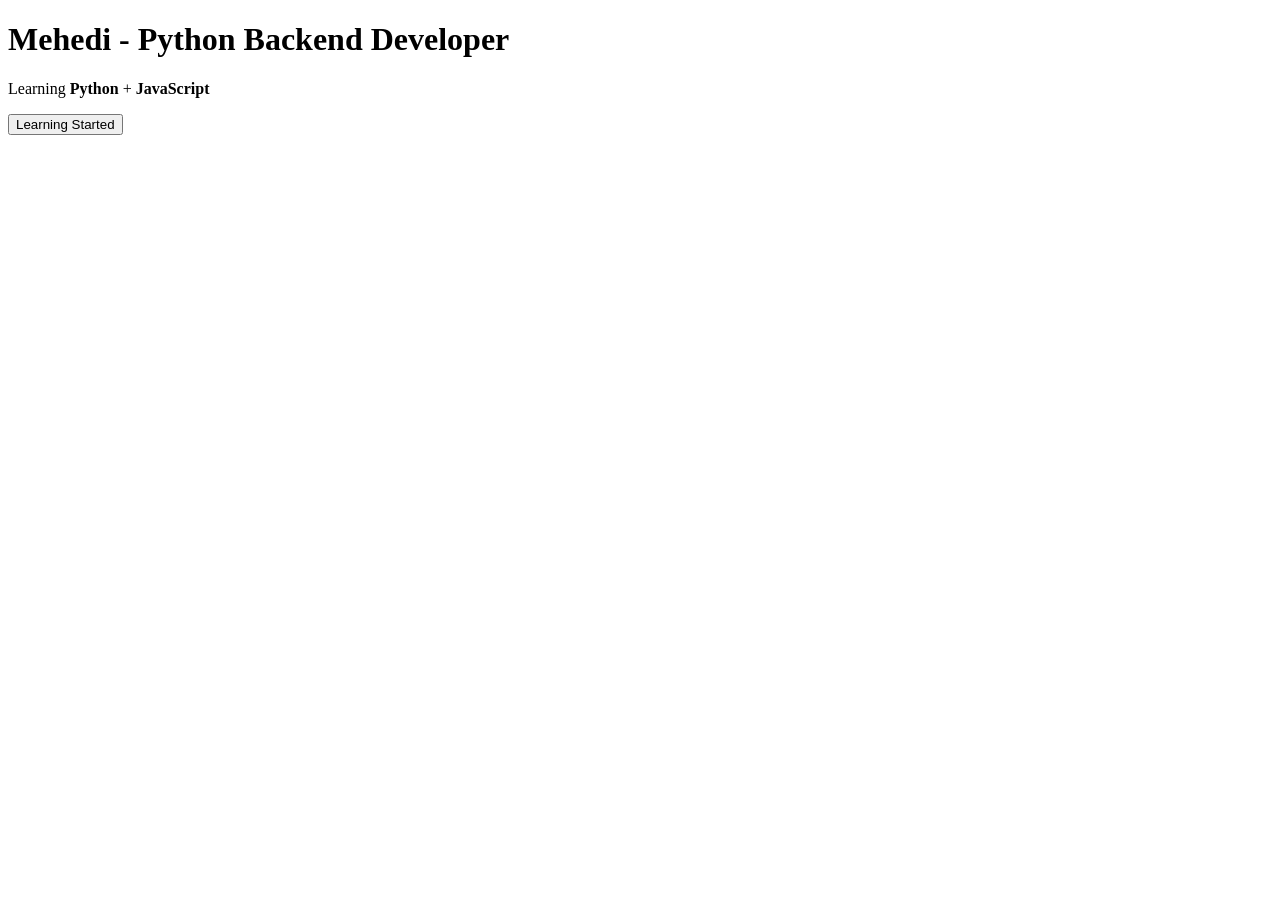
<file: lesson-15/index.html>
<!DOCTYPE html>
<html lang="en">
<head>
    <meta charset="UTF-8">
    <meta name="viewport" content="width=device-width, initial-scale=1.0">
    <title>JavaScript Lesson 15</title>
</head>
<body>

    <h1 id="title">Hello JavaScript</h1>

    <p id="message">
        I am learning JavaScript DOM.
    </p>

    <button id="button">
        Click Me
    </button>

    <script src="script.js"></script>
</body>
</html>
</file>
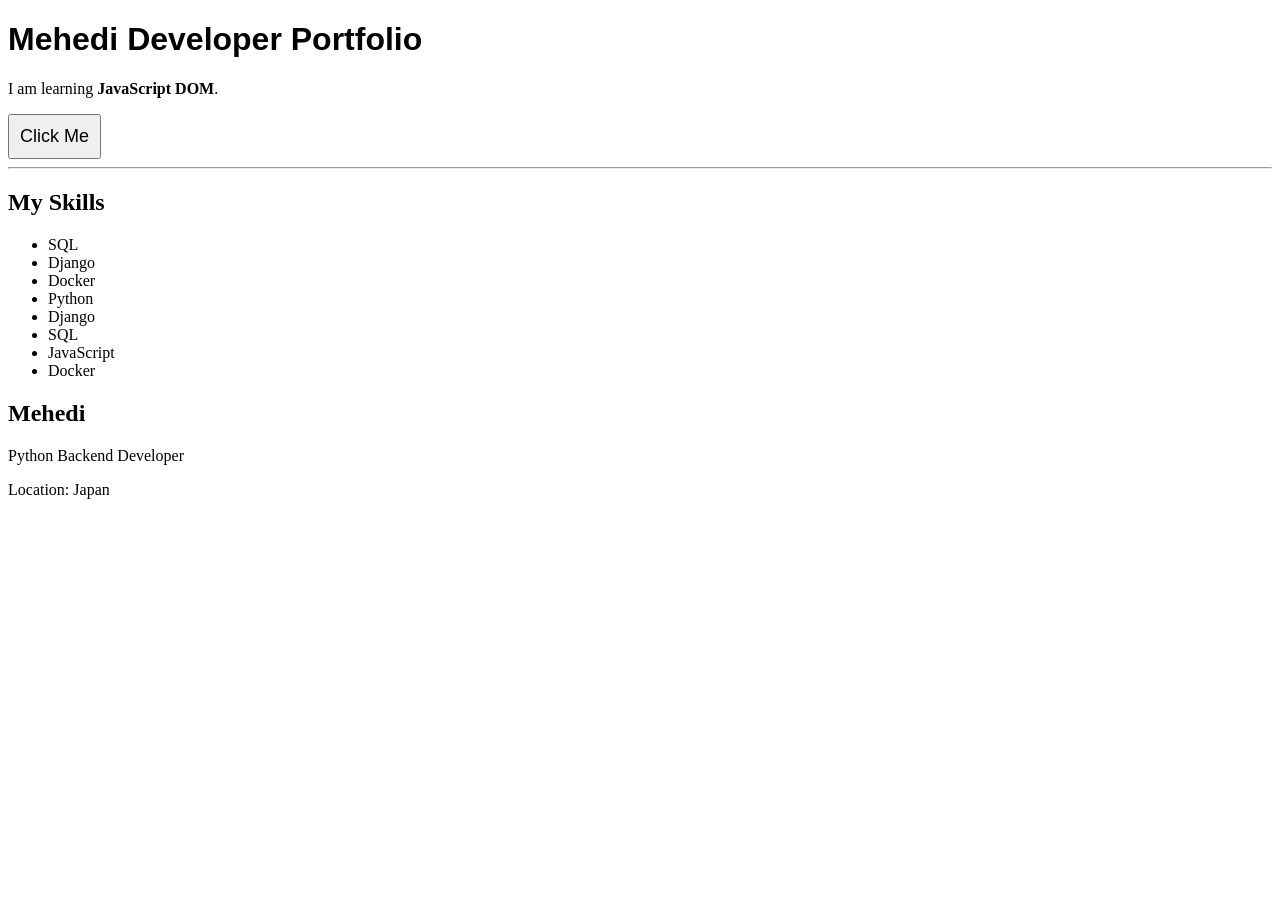
<file: lesson-16/index.html>
<!DOCTYPE html>
<html lang="en">
<head>
    <meta charset="UTF-8">
    <meta name="viewport" content="width=device-width, initial-scale=1.0">
    <title>JavaScript Lesson 16</title>
</head>

<body>

    <h1 id="title">JavaScript DOM</h1>

    <p id="message">
        I am learning DOM manipulation.
    </p>

    <button id="button">Click Me</button>

    <hr>

    <h2>My Skills</h2>

    <ul id="skillList">
        <li>Python</li>
        <li>SQL</li>
    </ul>

    <script src="script.js"></script>

</body>
</html>
</file>
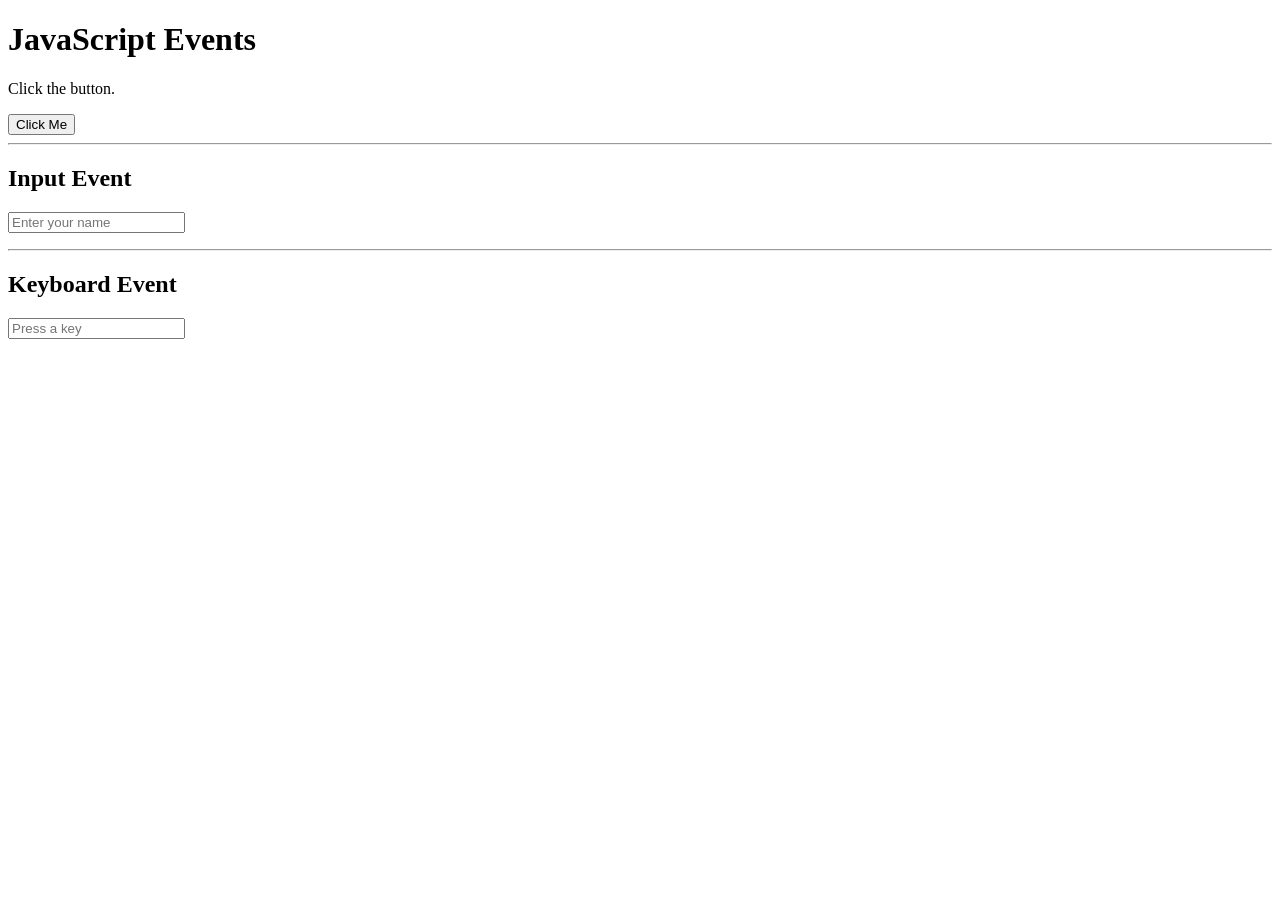
<file: lesson-17/index.html>
<!DOCTYPE html>
<html lang="en">
<head>
    <meta charset="UTF-8">
    <meta name="viewport" content="width=device-width, initial-scale=1.0">
    <title>JavaScript Lesson 17</title>
</head>

<body>

    <h1 id="title">JavaScript Events</h1>

    <p id="message">
        Click the button.
    </p>

    <button id="button">
        Click Me
    </button>

    <hr>

    <h2>Input Event</h2>

    <input
        type="text"
        id="nameInput"
        placeholder="Enter your name"
    >

    <p id="nameOutput"></p>

    <hr>

    <h2>Keyboard Event</h2>

    <input
        type="text"
        id="keyboardInput"
        placeholder="Press a key"
    >

    <p id="keyOutput"></p>

    <script src="script.js"></script>

</body>
</html>
</file>
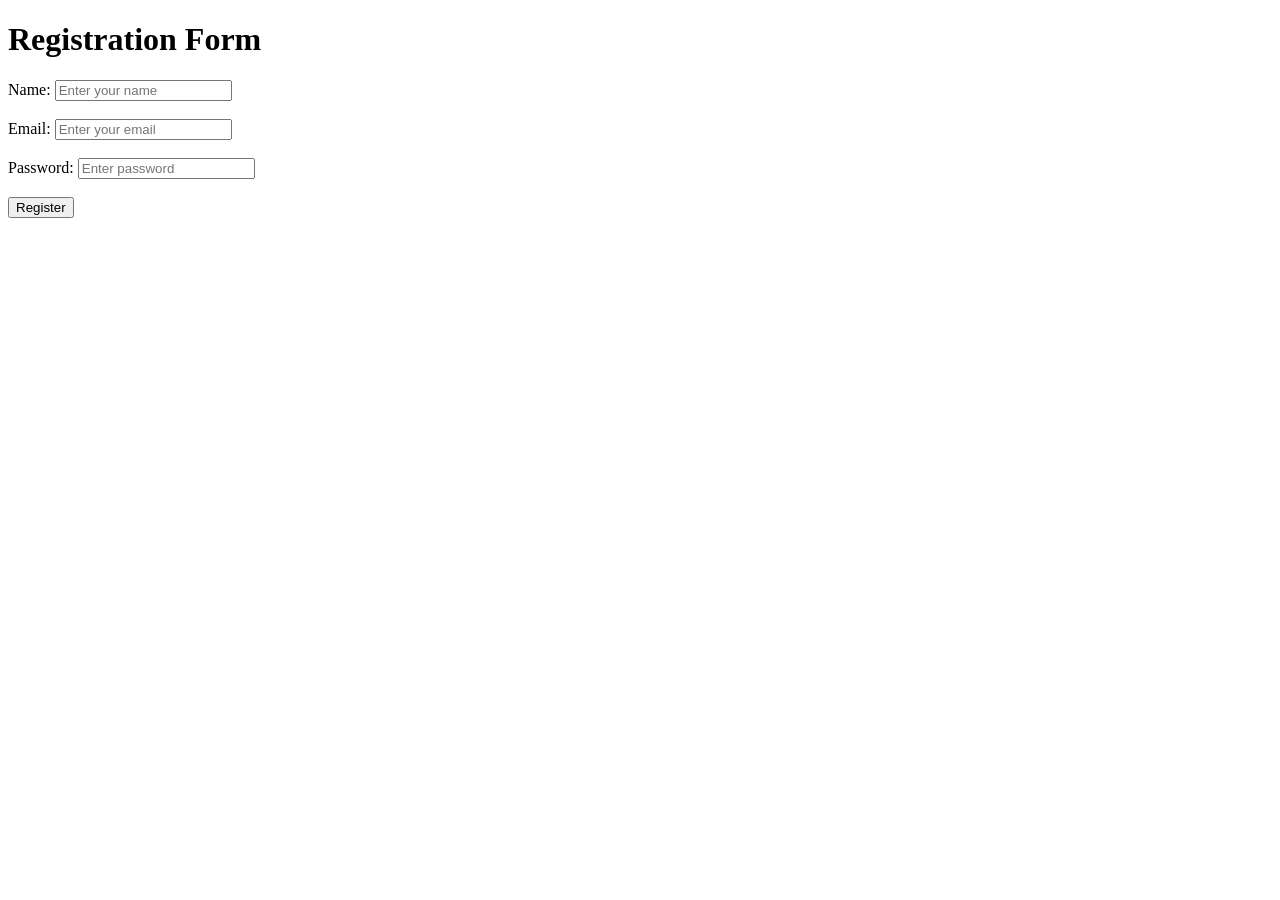
<file: lesson-18/index.html>
<!DOCTYPE html>
<html lang="en">
<head>
    <meta charset="UTF-8">
    <meta name="viewport" content="width=device-width, initial-scale=1.0">
    <title>JavaScript Lesson 18</title>
</head>
<body>

    <h1>Registration Form</h1>

    <form id="registrationForm">

        <label for="name">Name:</label>
        <input
            type="text"
            id="name"
            placeholder="Enter your name"
        >

        <br><br>

        <label for="email">Email:</label>
        <input
            type="email"
            id="email"
            placeholder="Enter your email"
        >

        <br><br>

        <label for="password">Password:</label>
        <input
            type="password"
            id="password"
            placeholder="Enter password"
        >

        <br><br>

        <button type="submit">Register</button>

    </form>

    <p id="message"></p>

    <script src="script.js"></script>

</body>
</html>
</file>
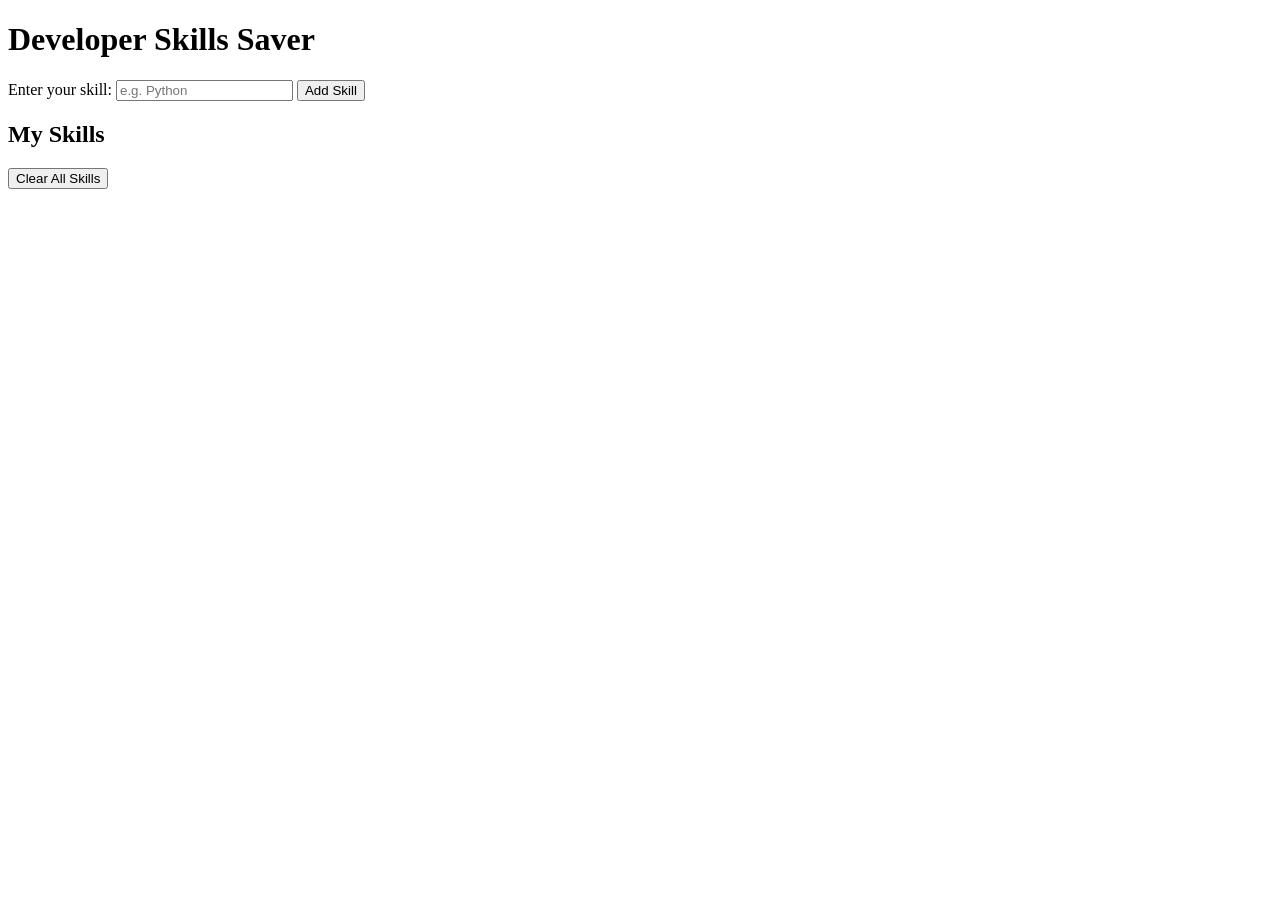
<file: lesson-19/index.html>
<!DOCTYPE html>
<html lang="en">
<head>
    <meta charset="UTF-8">
    <meta name="viewport" content="width=device-width, initial-scale=1.0">
    <title>JavaScript Lesson 19</title>
</head>
<body>

    <h1>Developer Skills Saver</h1>

    <form id="skillForm">
        <label for="skillInput">Enter your skill:</label>

        <input
            type="text"
            id="skillInput"
            placeholder="e.g. Python"
        >

        <button type="submit">Add Skill</button>
    </form>

    <h2>My Skills</h2>

    <ul id="skillList"></ul>

    <p id="message"></p>

    <button id="clearButton" type="button">
        Clear All Skills
    </button>

    <script src="script.js"></script>

</body>
</html>
</file>
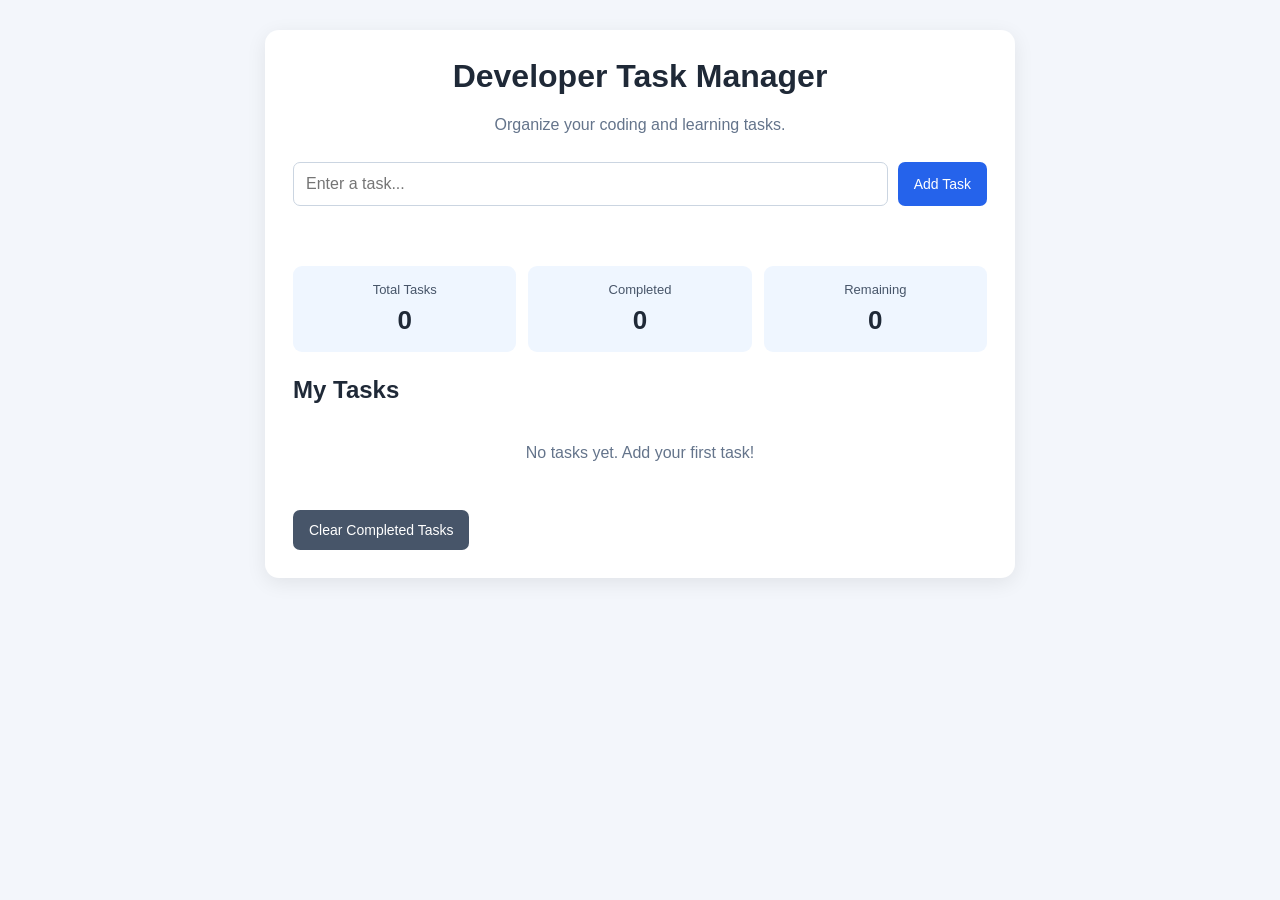
<file: lesson-20/index.html>
<!DOCTYPE html>
<html lang="en">
<head>
    <meta charset="UTF-8">
    <meta name="viewport" content="width=device-width, initial-scale=1.0">

    <title>Developer Task Manager</title>

    <link rel="stylesheet" href="style.css">
</head>
<body>

    <main class="container">
        <h1>Developer Task Manager</h1>

        <p class="subtitle">
            Organize your coding and learning tasks.
        </p>

        <form id="taskForm">
            <input
                type="text"
                id="taskInput"
                placeholder="Enter a task..."
                autocomplete="off"
            >

            <button type="submit">Add Task</button>
        </form>

        <p id="message" role="status"></p>

        <section class="stats">
            <div class="stat-card">
                <span>Total Tasks</span>
                <strong id="totalTasks">0</strong>
            </div>

            <div class="stat-card">
                <span>Completed</span>
                <strong id="completedTasks">0</strong>
            </div>

            <div class="stat-card">
                <span>Remaining</span>
                <strong id="remainingTasks">0</strong>
            </div>
        </section>

        <h2>My Tasks</h2>

        <ul id="taskList"></ul>

        <button id="clearCompleted" type="button" class="secondary">
            Clear Completed Tasks
        </button>
    </main>

    <script src="script.js"></script>
</body>
</html>
</file>
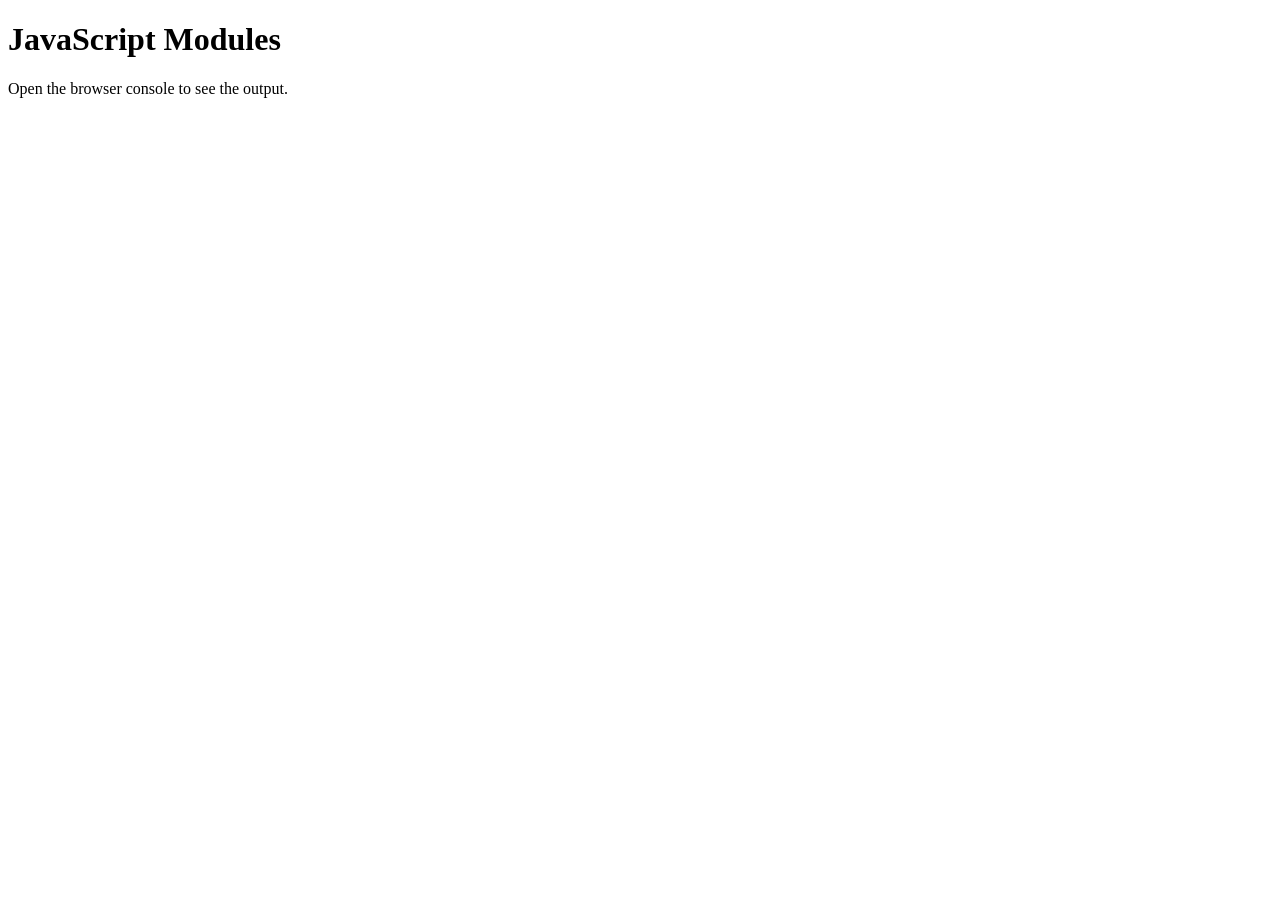
<file: lesson-24/index.html>
<!DOCTYPE html>
<html lang="en">
<head>
    <meta charset="UTF-8">
    <meta name="viewport" content="width=device-width, initial-scale=1.0">
    <title>JavaScript Lesson 24 - Modules</title>
</head>
<body>
    <h1>JavaScript Modules</h1>
    <p>Open the browser console to see the output.</p>

    <script type="module" src="script.js"></script>
</body>
</html>
</file>
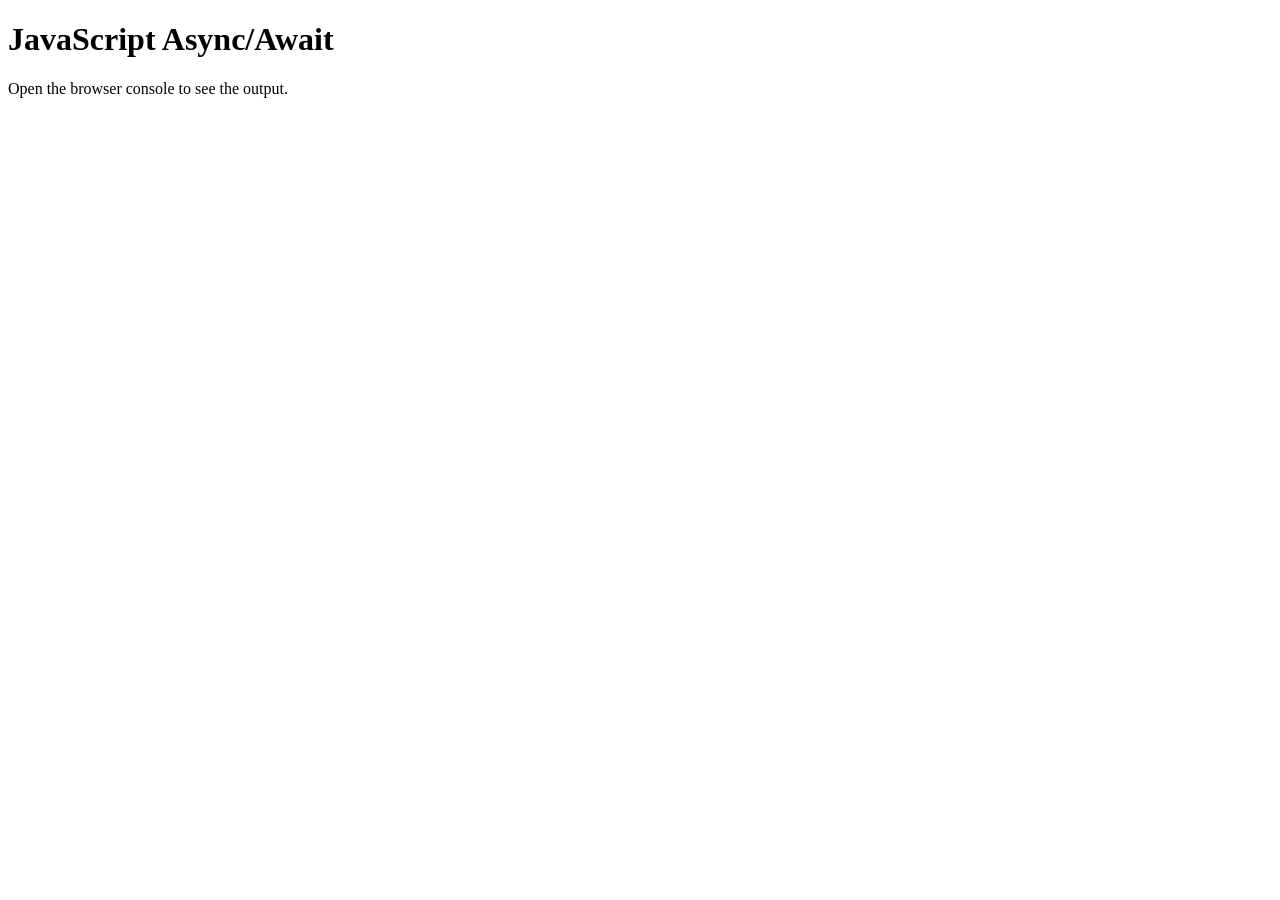
<file: lesson-26/index.html>
<!DOCTYPE html>
<html lang="en">
<head>
    <meta charset="UTF-8">
    <meta name="viewport" content="width=device-width, initial-scale=1.0">
    <title>JavaScript Lesson 26 - Async Await</title>
</head>
<body>
    <h1>JavaScript Async/Await</h1>
    <p>Open the browser console to see the output.</p>

    <script src="script.js"></script>
</body>
</html>
</file>
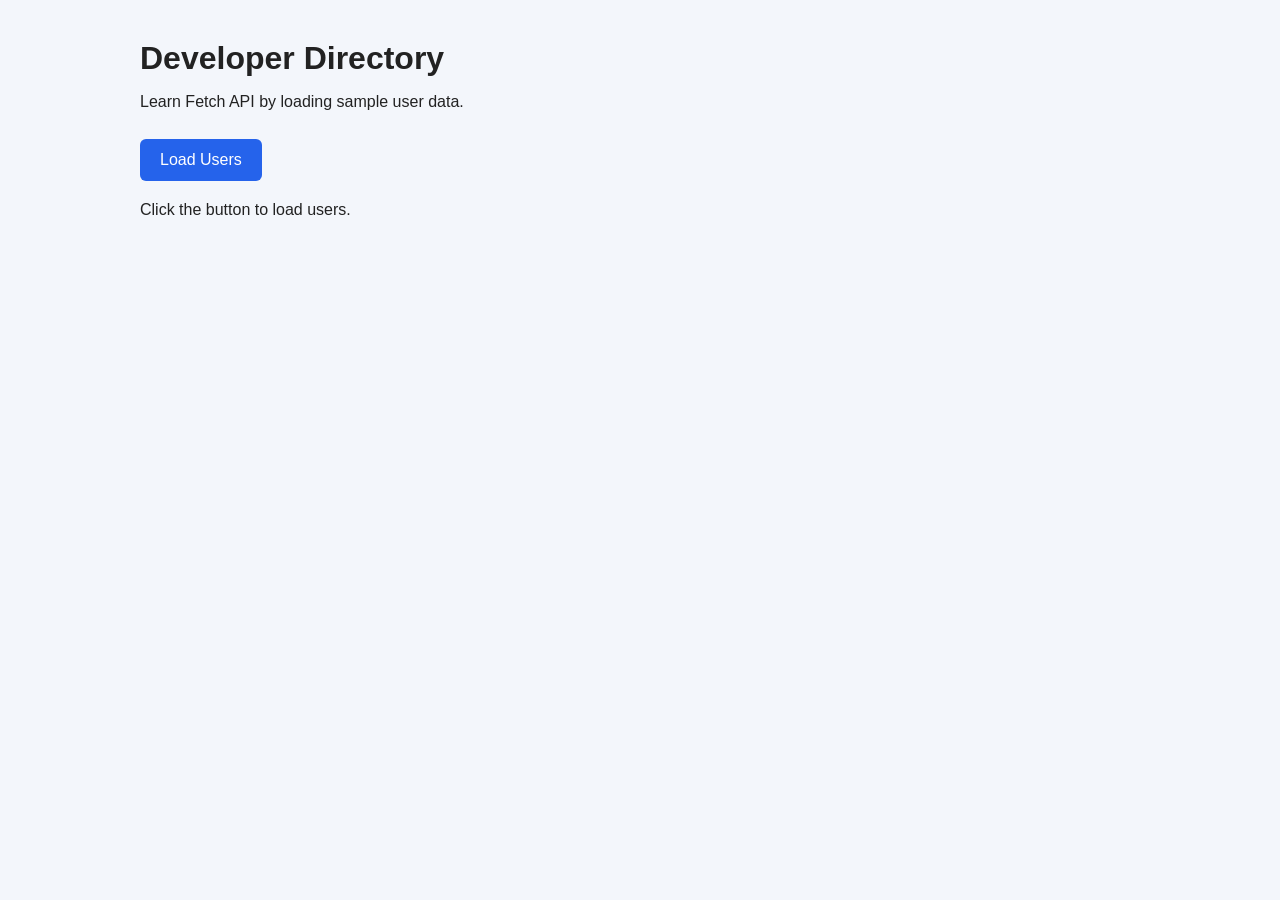
<file: lesson-27/index.html>
<!DOCTYPE html>
<html lang="en">
<head>
    <meta charset="UTF-8">
    <meta name="viewport" content="width=device-width, initial-scale=1.0">

    <title>JavaScript Lesson 27 - Fetch API</title>

    <link rel="stylesheet" href="style.css">
    <script src="script.js" defer></script>
</head>
<body>

    <main class="container">
        <h1>Developer Directory</h1>
        <p>Learn Fetch API by loading sample user data.</p>

        <button id="loadButton">Load Users</button>

        <p id="status" role="status">Click the button to load users.</p>

        <section id="userList" class="user-list"></section>
    </main>

</body>
</html>
</file>
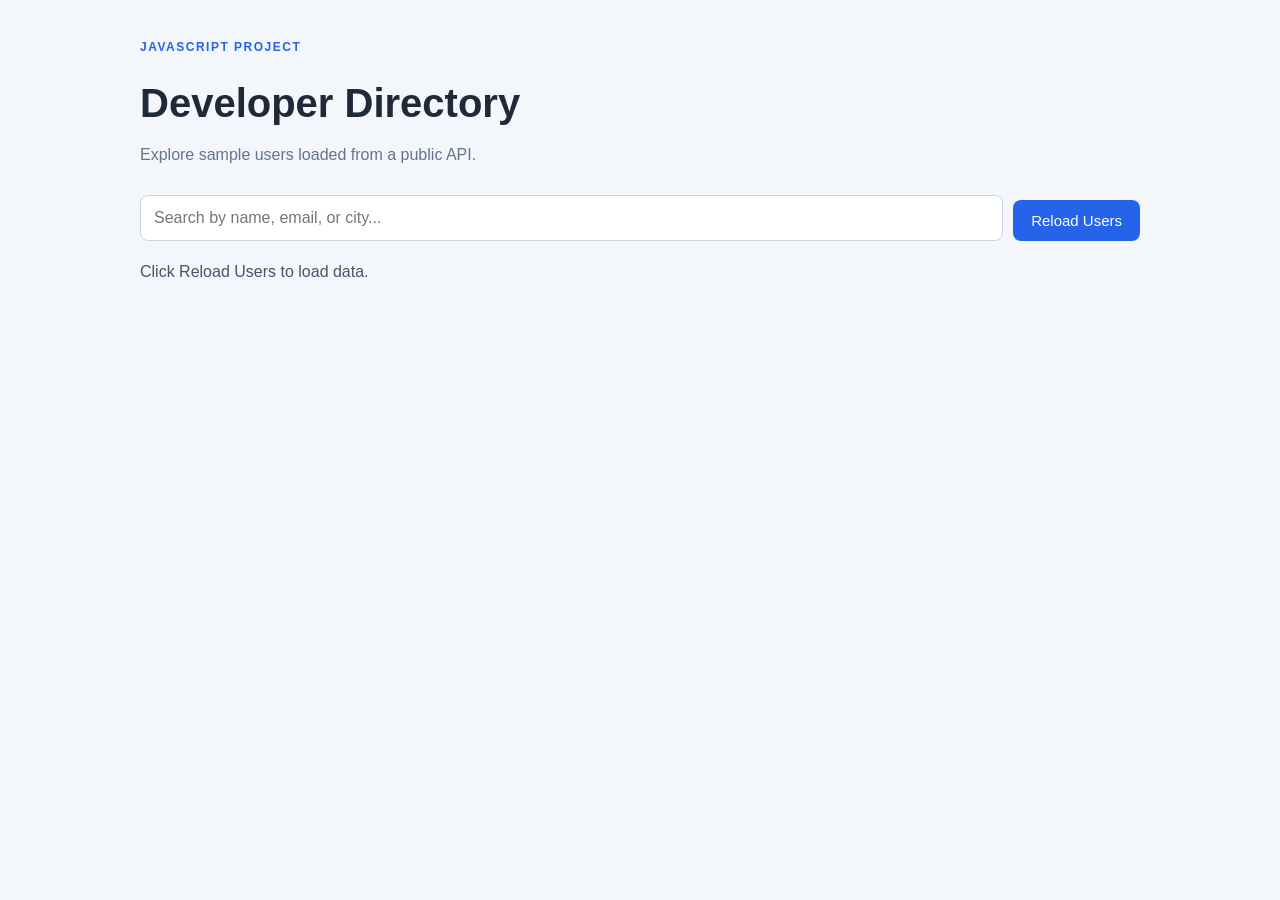
<file: lesson-28/index.html>
<!DOCTYPE html>
<html lang="en">
<head>
    <meta charset="UTF-8">
    <meta name="viewport" content="width=device-width, initial-scale=1.0">
    <title>Developer Directory | Day 28</title>
    <link rel="stylesheet" href="style.css">
    <script src="script.js" defer></script>
</head>
<body>
    <main class="container">
        <header>
            <p class="eyebrow">JAVASCRIPT PROJECT </p>
            <h1>Developer Directory</h1>
            <p class="subtitle">
                Explore sample users loaded from a public API.
            </p>
        </header>

        <section class="controls">
            <label for="searchInput">Search developers</label>
            <input
                type="search"
                id="searchInput"
                placeholder="Search by name, email, or city..."
            >

            <button id="loadButton" type="button">
                Reload Users
            </button>
        </section>

        <p id="status" role="status" aria-live="polite">
            Click Reload Users to load data.
        </p>

        <section id="userList" class="user-list"></section>
    </main>
</body>
</html>
</file>
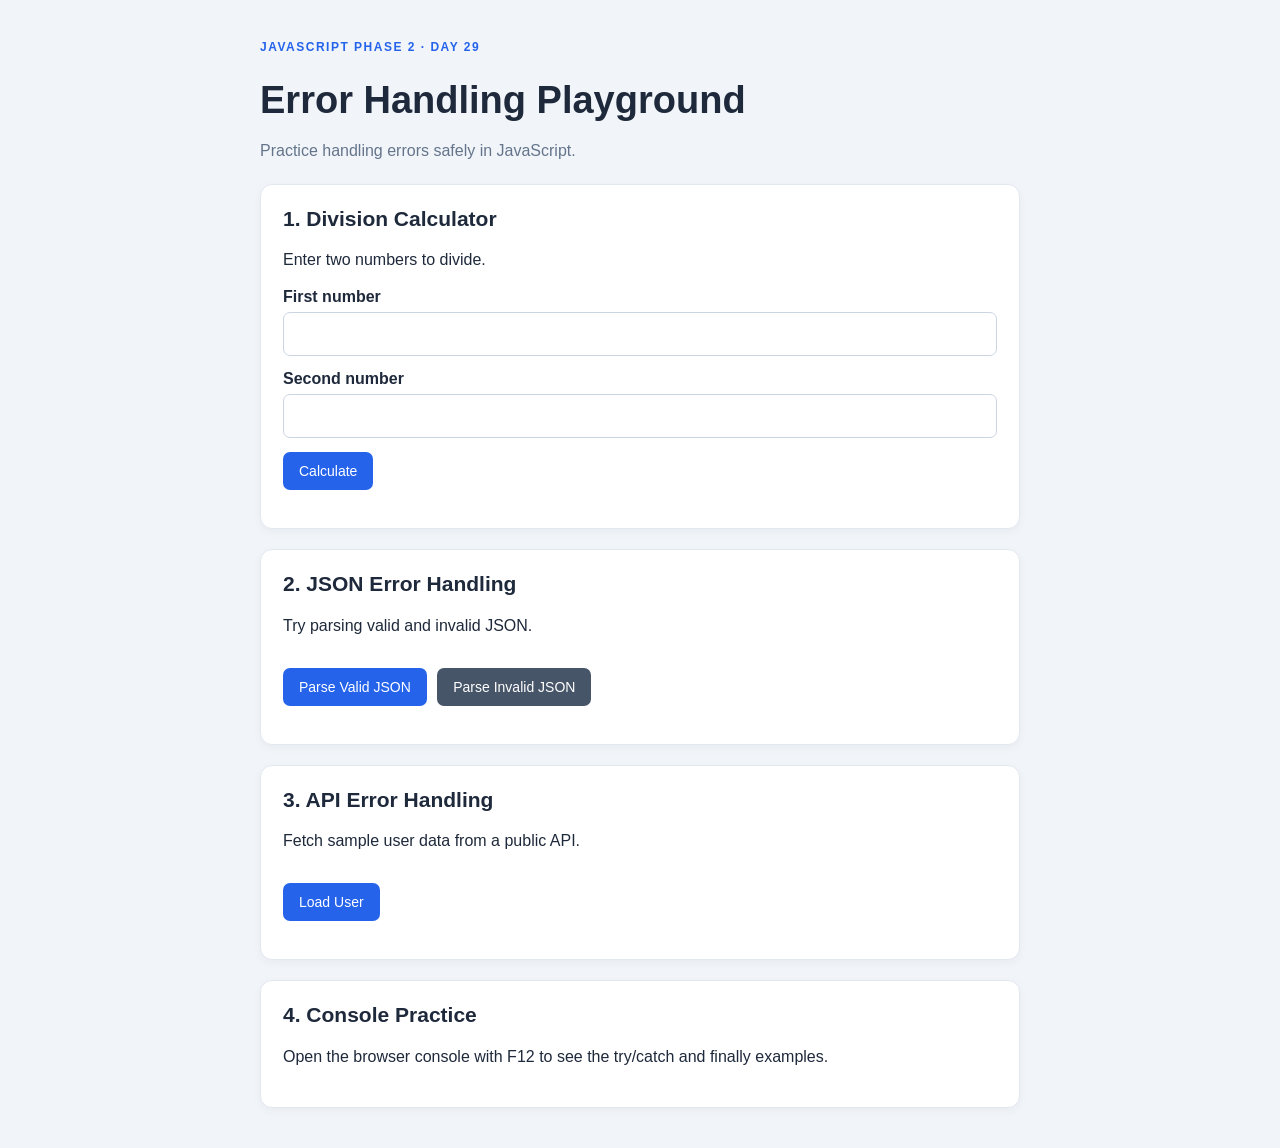
<file: lesson-29/index.html>
<!DOCTYPE html>
<html lang="en">
<head>
    <meta charset="UTF-8">
    <meta name="viewport" content="width=device-width, initial-scale=1.0">

    <title>Lesson 29 - Error Handling</title>

    <link rel="stylesheet" href="style.css">
    <script src="script.js" defer></script>
</head>
<body>

    <main class="container">
        <header>
            <p class="eyebrow">JAVASCRIPT PHASE 2 · DAY 29</p>
            <h1>Error Handling Playground</h1>
            <p>Practice handling errors safely in JavaScript.</p>
        </header>

        <section class="card">
            <h2>1. Division Calculator</h2>
            <p>Enter two numbers to divide.</p>

            <form id="calculatorForm">
                <label for="firstNumber">First number</label>
                <input
                    type="number"
                    id="firstNumber"
                    step="any"
                    required
                >

                <label for="secondNumber">Second number</label>
                <input
                    type="number"
                    id="secondNumber"
                    step="any"
                    required
                >

                <button type="submit">Calculate</button>
            </form>

            <p id="calculatorMessage" class="message" role="status"></p>
        </section>

        <section class="card">
            <h2>2. JSON Error Handling</h2>
            <p>Try parsing valid and invalid JSON.</p>

            <button id="validJsonButton" type="button">
                Parse Valid JSON
            </button>

            <button id="invalidJsonButton" type="button" class="secondary">
                Parse Invalid JSON
            </button>

            <p id="jsonMessage" class="message" role="status"></p>
        </section>

        <section class="card">
            <h2>3. API Error Handling</h2>
            <p>Fetch sample user data from a public API.</p>

            <button id="apiButton" type="button">
                Load User
            </button>

            <p id="apiMessage" class="message" role="status"></p>
        </section>

        <section class="card">
            <h2>4. Console Practice</h2>
            <p>
                Open the browser console with F12 to see the
                try/catch and finally examples.
            </p>
        </section>
    </main>

</body>
</html>
</file>
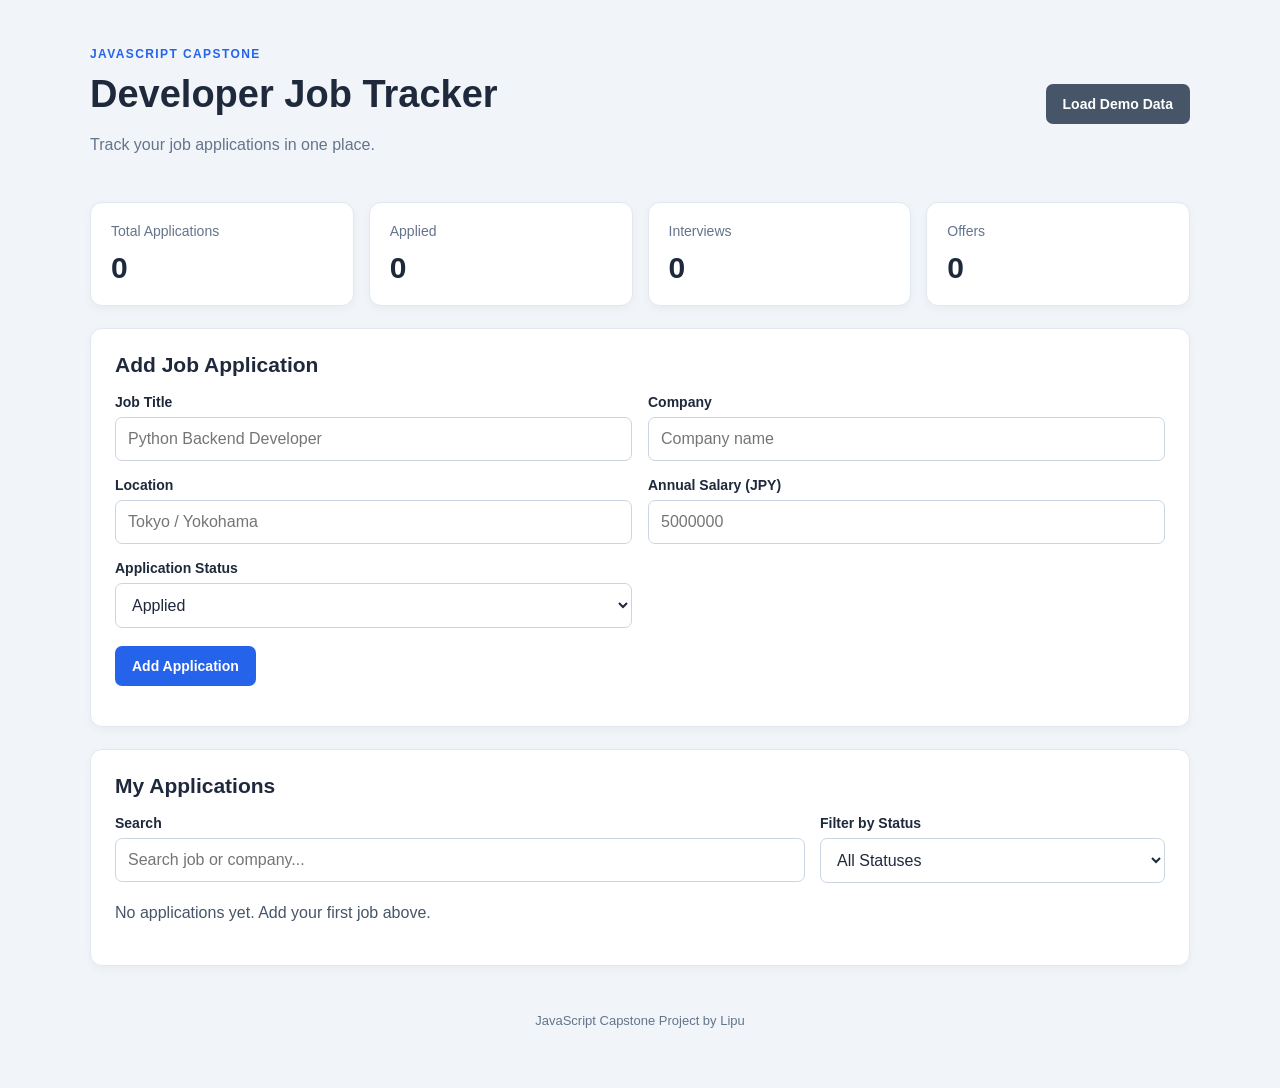
<file: lesson-30/index.html>
<!DOCTYPE html>
<html lang="en">
<head>
    <meta charset="UTF-8">
    <meta name="viewport" content="width=device-width, initial-scale=1.0">

    <title>Developer Job Tracker</title>

    <link rel="stylesheet" href="style.css">
    <script src="script.js" defer></script>
</head>
<body>
    <main class="container">
        <header class="page-header">
            <div>
                <p class="eyebrow">JAVASCRIPT CAPSTONE </p>
                <h1>Developer Job Tracker</h1>
                <p class="subtitle">
                    Track your job applications in one place.
                </p>
            </div>

            <button id="demoButton" type="button" class="secondary">
                Load Demo Data
            </button>
        </header>

        <section class="stats">
            <article class="stat-card">
                <span>Total Applications</span>
                <strong id="totalCount">0</strong>
            </article>

            <article class="stat-card">
                <span>Applied</span>
                <strong id="appliedCount">0</strong>
            </article>

            <article class="stat-card">
                <span>Interviews</span>
                <strong id="interviewCount">0</strong>
            </article>

            <article class="stat-card">
                <span>Offers</span>
                <strong id="offerCount">0</strong>
            </article>
        </section>

        <section class="panel">
            <h2>Add Job Application</h2>

            <form id="jobForm">
                <div class="form-grid">
                    <div>
                        <label for="jobTitle">Job Title</label>
                        <input
                            id="jobTitle"
                            type="text"
                            placeholder="Python Backend Developer"
                            required
                            maxlength="100"
                        >
                    </div>

                    <div>
                        <label for="company">Company</label>
                        <input
                            id="company"
                            type="text"
                            placeholder="Company name"
                            required
                            maxlength="100"
                        >
                    </div>

                    <div>
                        <label for="location">Location</label>
                        <input
                            id="location"
                            type="text"
                            placeholder="Tokyo / Yokohama"
                            required
                            maxlength="100"
                        >
                    </div>

                    <div>
                        <label for="salary">Annual Salary (JPY)</label>
                        <input
                            id="salary"
                            type="number"
                            min="0"
                            step="10000"
                            placeholder="5000000"
                            required
                        >
                    </div>

                    <div>
                        <label for="status">Application Status</label>
                        <select id="status">
                            <option value="Applied">Applied</option>
                            <option value="Interview">Interview</option>
                            <option value="Offer">Offer</option>
                            <option value="Rejected">Rejected</option>
                        </select>
                    </div>
                </div>

                <button type="submit">Add Application</button>
            </form>

            <p id="formMessage" role="status" aria-live="polite"></p>
        </section>

        <section class="panel">
            <h2>My Applications</h2>

            <div class="filters">
                <div>
                    <label for="searchInput">Search</label>
                    <input
                        id="searchInput"
                        type="search"
                        placeholder="Search job or company..."
                    >
                </div>

                <div>
                    <label for="filterStatus">Filter by Status</label>
                    <select id="filterStatus">
                        <option value="All">All Statuses</option>
                        <option value="Applied">Applied</option>
                        <option value="Interview">Interview</option>
                        <option value="Offer">Offer</option>
                        <option value="Rejected">Rejected</option>
                    </select>
                </div>
            </div>

            <p id="listMessage" role="status" aria-live="polite"></p>
            <section id="jobList" class="job-list"></section>
        </section>

        <footer>
            <p> JavaScript Capstone Project by Lipu</p>
        </footer>
    </main>
</body>
</html>
</file>
<file: lesson-20/style.css>
* {
    box-sizing: border-box;
}

body {
    margin: 0;
    padding: 30px 16px;
    font-family: Arial, sans-serif;
    background: #f3f6fb;
    color: #1f2937;
}

.container {
    max-width: 750px;
    margin: 0 auto;
    padding: 28px;
    background: white;
    border-radius: 14px;
    box-shadow: 0 5px 20px rgba(0, 0, 0, 0.08);
}

h1 {
    margin-top: 0;
    text-align: center;
}

.subtitle {
    text-align: center;
    color: #64748b;
    margin-bottom: 28px;
}

form {
    display: flex;
    gap: 10px;
}

input {
    flex: 1;
    min-width: 0;
    padding: 12px;
    border: 1px solid #cbd5e1;
    border-radius: 7px;
    font-size: 16px;
}

button {
    padding: 12px 16px;
    border: none;
    border-radius: 7px;
    background: #2563eb;
    color: white;
    cursor: pointer;
    font-size: 14px;
}

button:hover {
    opacity: 0.88;
}

#message {
    min-height: 20px;
    color: #2563eb;
}

.stats {
    display: grid;
    grid-template-columns: repeat(3, 1fr);
    gap: 12px;
    margin: 24px 0;
}

.stat-card {
    padding: 16px 8px;
    background: #eff6ff;
    border-radius: 9px;
    text-align: center;
}

.stat-card span,
.stat-card strong {
    display: block;
}

.stat-card span {
    font-size: 13px;
    color: #475569;
}

.stat-card strong {
    margin-top: 8px;
    font-size: 26px;
}

#taskList {
    list-style: none;
    padding: 0;
}

.task-item {
    display: flex;
    align-items: center;
    gap: 10px;
    padding: 12px 0;
    border-bottom: 1px solid #e2e8f0;
}

.task-item input {
    flex: 0 0 auto;
    width: 18px;
    height: 18px;
}

.task-text {
    flex: 1;
    overflow-wrap: anywhere;
}

.task-item.completed .task-text {
    text-decoration: line-through;
    color: #64748b;
}

.delete-button {
    background: #dc2626;
    padding: 8px 10px;
}

.secondary {
    margin-top: 12px;
    background: #475569;
}

.empty-message {
    color: #64748b;
    text-align: center;
    padding: 20px 0;
}

@media (max-width: 520px) {
    .container {
        padding: 18px;
    }

    form {
        flex-direction: column;
    }

    .stats {
        gap: 6px;
    }

    .stat-card {
        padding: 12px 4px;
    }

    .stat-card span {
        font-size: 11px;
    }

    .stat-card strong {
        font-size: 22px;
    }
}
</file>
<file: lesson-27/style.css>
* {
    box-sizing: border-box;
}

body {
    margin: 0;
    font-family: Arial, sans-serif;
    background: #f3f6fb;
    color: #222;
}

.container {
    width: min(1000px, 92%);
    margin: 40px auto;
}

h1 {
    margin-bottom: 8px;
}

button {
    padding: 12px 20px;
    margin-top: 12px;
    border: none;
    border-radius: 6px;
    background: #2563eb;
    color: white;
    font-size: 16px;
    cursor: pointer;
}

button:hover {
    background: #1d4ed8;
}

button:disabled {
    opacity: 0.6;
    cursor: wait;
}

#status {
    margin: 20px 0;
}

.user-list {
    display: grid;
    grid-template-columns: repeat(auto-fit, minmax(240px, 1fr));
    gap: 16px;
}

.user-card {
    padding: 18px;
    background: white;
    border-radius: 10px;
    box-shadow: 0 2px 8px rgba(0, 0, 0, 0.08);
    overflow-wrap: anywhere;
}

.user-card h2 {
    margin-top: 0;
    color: #1d4ed8;
    font-size: 20px;
}

.user-card p {
    line-height: 1.5;
}
</file>
<file: lesson-28/style.css>
* {
    box-sizing: border-box;
}

body {
    margin: 0;
    font-family: Arial, sans-serif;
    background: #f3f6fb;
    color: #1f2937;
}

.container {
    width: min(1000px, 92%);
    margin: 40px auto;
}

.eyebrow {
    color: #2563eb;
    font-weight: bold;
    font-size: 12px;
    letter-spacing: 1.5px;
}

h1 {
    margin-bottom: 8px;
    font-size: clamp(28px, 5vw, 40px);
}

.subtitle {
    color: #64748b;
    line-height: 1.6;
}

.controls {
    display: flex;
    flex-direction: column;
    gap: 10px;
    margin-top: 28px;
}

label {
    font-weight: bold;
}

input {
    width: 100%;
    padding: 13px;
    border: 1px solid #cbd5e1;
    border-radius: 8px;
    font-size: 16px;
}

button {
    padding: 12px 18px;
    border: none;
    border-radius: 8px;
    background: #2563eb;
    color: white;
    font-size: 15px;
    cursor: pointer;
}

button:hover {
    background: #1d4ed8;
}

button:disabled {
    opacity: 0.6;
    cursor: wait;
}

#status {
    margin: 22px 0;
    color: #475569;
}

.user-list {
    display: grid;
    grid-template-columns: repeat(auto-fit, minmax(240px, 1fr));
    gap: 16px;
}

.user-card {
    padding: 20px;
    background: white;
    border-radius: 12px;
    border: 1px solid #e2e8f0;
    box-shadow: 0 3px 10px rgba(0, 0, 0, 0.05);
    overflow-wrap: anywhere;
}

.user-card h2 {
    margin-top: 0;
    color: #1d4ed8;
    font-size: 21px;
}

.user-card p {
    line-height: 1.5;
    color: #475569;
}

@media (min-width: 600px) {
    .controls {
        flex-direction: row;
        align-items: end;
    }

    .controls label {
        display: none;
    }

    .controls input {
        flex: 1;
    }
}
</file>
<file: lesson-29/style.css>
* {
    box-sizing: border-box;
}

body {
    margin: 0;
    padding: 20px;
    font-family: Arial, sans-serif;
    background: #f1f5f9;
    color: #1e293b;
}

.container {
    width: min(760px, 100%);
    margin: 20px auto;
}

.eyebrow {
    color: #2563eb;
    font-size: 12px;
    font-weight: bold;
    letter-spacing: 1.5px;
}

h1 {
    margin-bottom: 8px;
    font-size: clamp(28px, 5vw, 38px);
}

header > p:last-child {
    color: #64748b;
    line-height: 1.6;
}

.card {
    margin-top: 20px;
    padding: 22px;
    background: white;
    border: 1px solid #e2e8f0;
    border-radius: 12px;
    box-shadow: 0 3px 10px rgba(0, 0, 0, 0.04);
}

.card h2 {
    margin-top: 0;
    font-size: 21px;
}

.card p {
    line-height: 1.5;
}

label {
    display: block;
    margin-top: 14px;
    margin-bottom: 6px;
    font-weight: bold;
}

input {
    width: 100%;
    padding: 12px;
    border: 1px solid #cbd5e1;
    border-radius: 7px;
    font-size: 16px;
}

button {
    margin-top: 14px;
    margin-right: 6px;
    padding: 11px 16px;
    border: none;
    border-radius: 7px;
    background: #2563eb;
    color: white;
    font-size: 14px;
    cursor: pointer;
}

button:hover {
    background: #1d4ed8;
}

button:disabled {
    opacity: 0.6;
    cursor: wait;
}

button.secondary {
    background: #475569;
}

.message {
    margin-bottom: 0;
    overflow-wrap: anywhere;
    font-weight: 600;
}
</file>
<file: lesson-30/style.css>
* {
    box-sizing: border-box;
}

body {
    margin: 0;
    font-family: Arial, sans-serif;
    background: #f1f5f9;
    color: #1e293b;
}

.container {
    width: min(1100px, 94%);
    margin: 35px auto;
}

.page-header {
    display: flex;
    align-items: center;
    justify-content: space-between;
    gap: 18px;
    flex-wrap: wrap;
    margin-bottom: 28px;
}

.eyebrow {
    color: #2563eb;
    font-size: 12px;
    font-weight: bold;
    letter-spacing: 1.4px;
}

h1 {
    margin: 8px 0;
    font-size: clamp(28px, 5vw, 38px);
}

.subtitle {
    color: #64748b;
    line-height: 1.6;
}

h2 {
    margin-top: 0;
    font-size: 21px;
}

.stats {
    display: grid;
    grid-template-columns: repeat(auto-fit, minmax(170px, 1fr));
    gap: 15px;
    margin-bottom: 22px;
}

.stat-card,
.panel {
    background: white;
    border: 1px solid #e2e8f0;
    border-radius: 12px;
    box-shadow: 0 3px 10px rgba(0, 0, 0, 0.04);
}

.stat-card {
    padding: 20px;
}

.stat-card span {
    display: block;
    color: #64748b;
    font-size: 14px;
}

.stat-card strong {
    display: block;
    margin-top: 12px;
    font-size: 30px;
}

.panel {
    padding: 24px;
    margin-bottom: 22px;
}

.form-grid {
    display: grid;
    grid-template-columns: repeat(2, minmax(0, 1fr));
    gap: 16px;
}

label {
    display: block;
    margin-bottom: 7px;
    font-size: 14px;
    font-weight: bold;
}

input,
select {
    width: 100%;
    min-width: 0;
    padding: 12px;
    border: 1px solid #cbd5e1;
    border-radius: 7px;
    background: white;
    color: #1e293b;
    font: inherit;
}

input:focus,
select:focus {
    outline: 2px solid #93c5fd;
    border-color: #2563eb;
}

button {
    margin-top: 18px;
    padding: 12px 17px;
    border: none;
    border-radius: 7px;
    background: #2563eb;
    color: white;
    font-size: 14px;
    font-weight: bold;
    cursor: pointer;
}

button:hover {
    background: #1d4ed8;
}

button.secondary {
    margin-top: 0;
    background: #475569;
}

button.secondary:hover {
    background: #334155;
}

button.delete-button {
    margin-top: 0;
    background: #b91c1c;
}

button.delete-button:hover {
    background: #991b1b;
}

.filters {
    display: grid;
    grid-template-columns: 2fr 1fr;
    gap: 15px;
    margin-bottom: 18px;
}

.job-list {
    display: grid;
    grid-template-columns: repeat(auto-fit, minmax(250px, 1fr));
    gap: 16px;
}

.job-card {
    padding: 19px;
    border: 1px solid #e2e8f0;
    border-radius: 10px;
    background: #fff;
    overflow-wrap: anywhere;
}

.job-card h3 {
    margin: 0 0 8px;
    font-size: 19px;
}

.company {
    color: #2563eb;
    font-weight: bold;
}

.job-card p {
    color: #475569;
    line-height: 1.5;
}

.job-card select {
    margin: 6px 0 14px;
}

.status-label {
    margin-top: 14px;
}

#formMessage,
#listMessage {
    color: #475569;
    line-height: 1.5;
}

footer {
    padding: 12px;
    color: #64748b;
    text-align: center;
    font-size: 13px;
}

@media (max-width: 600px) {
    .form-grid,
    .filters {
        grid-template-columns: 1fr;
    }

    .panel {
        padding: 18px;
    }
}
</file>
